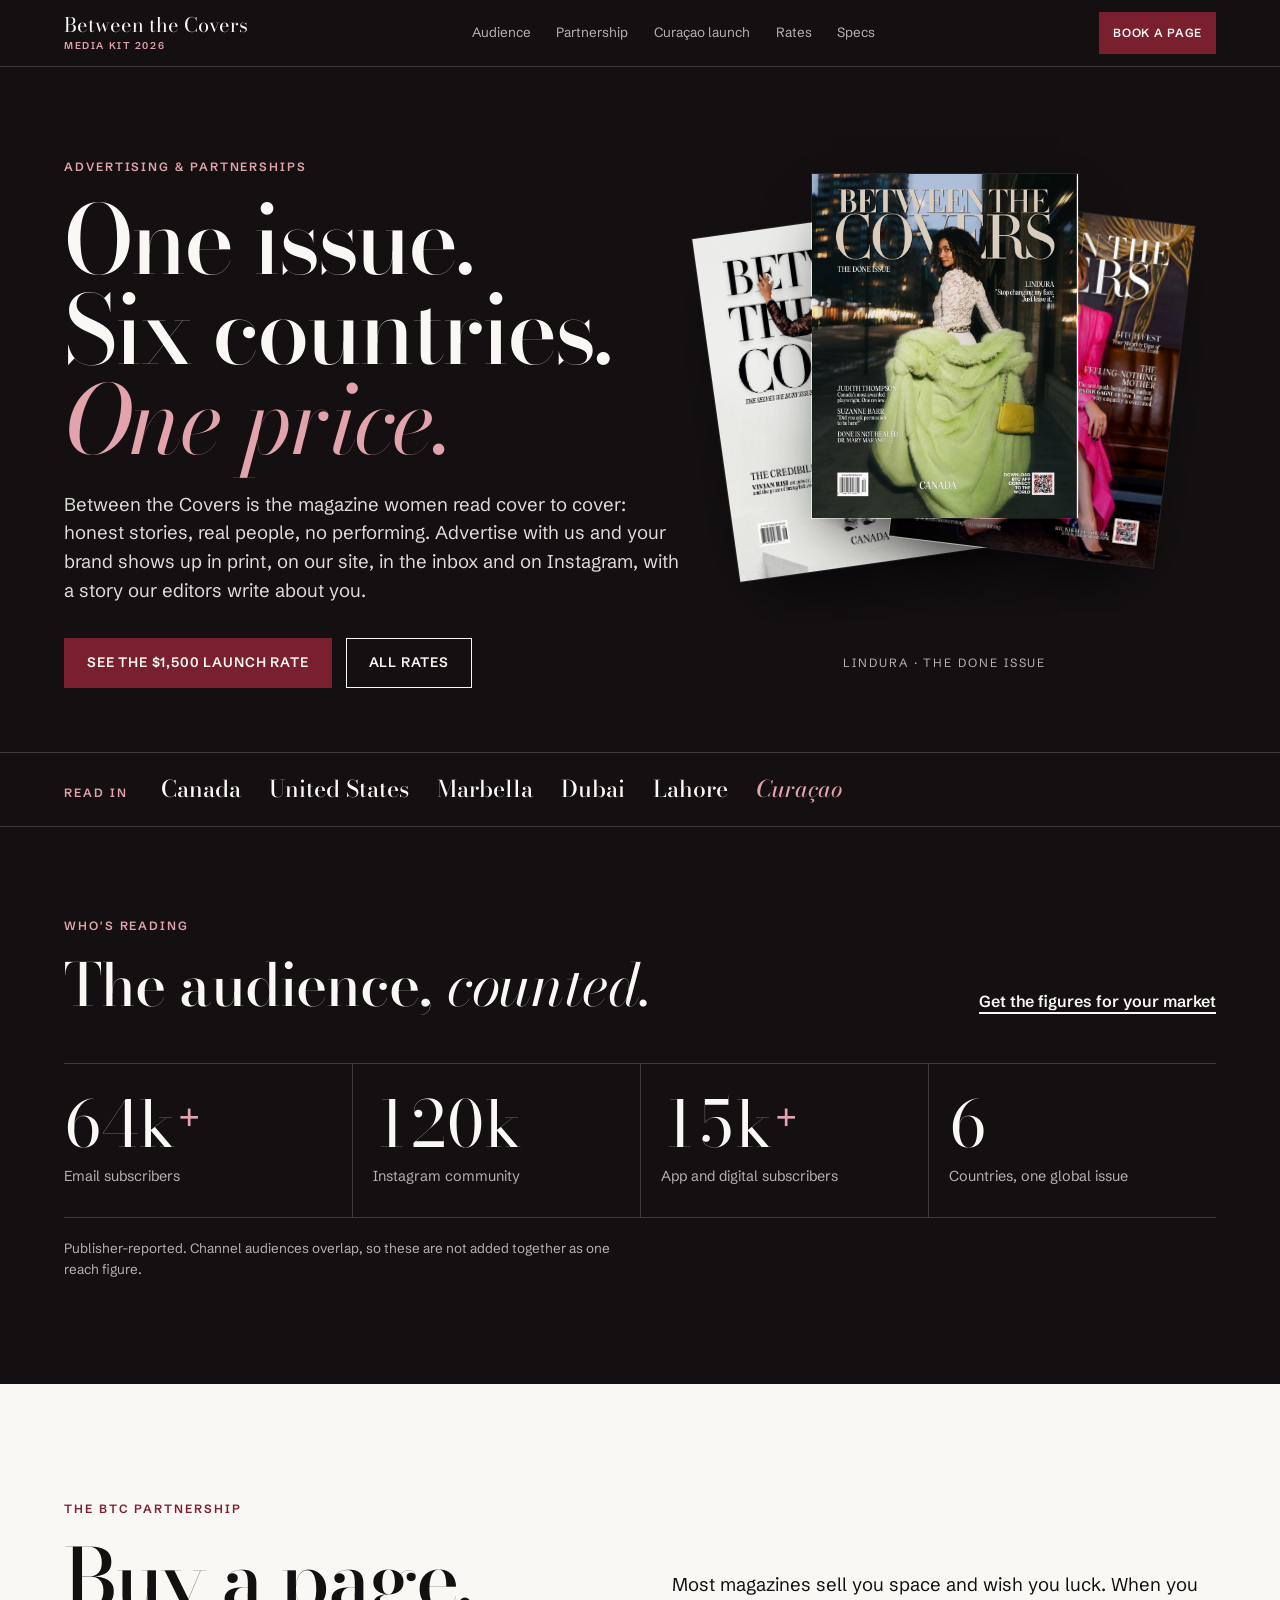
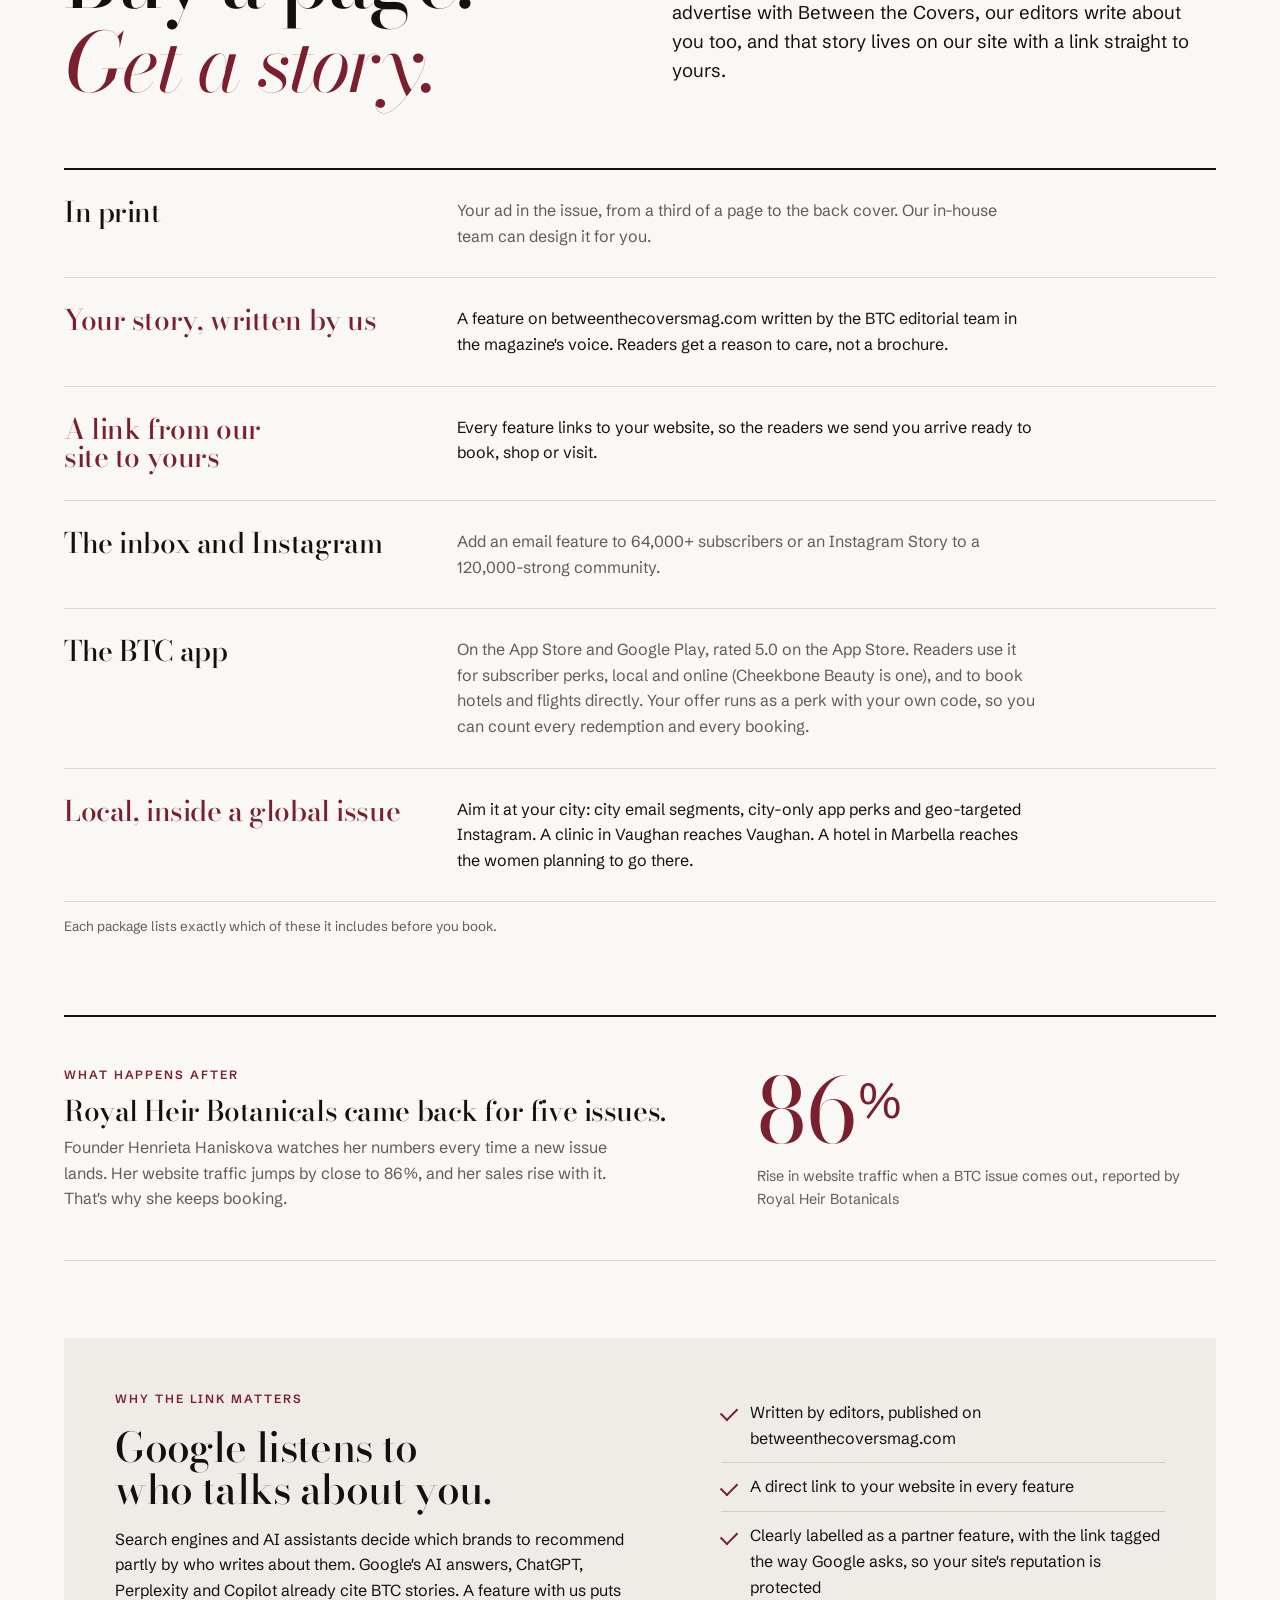
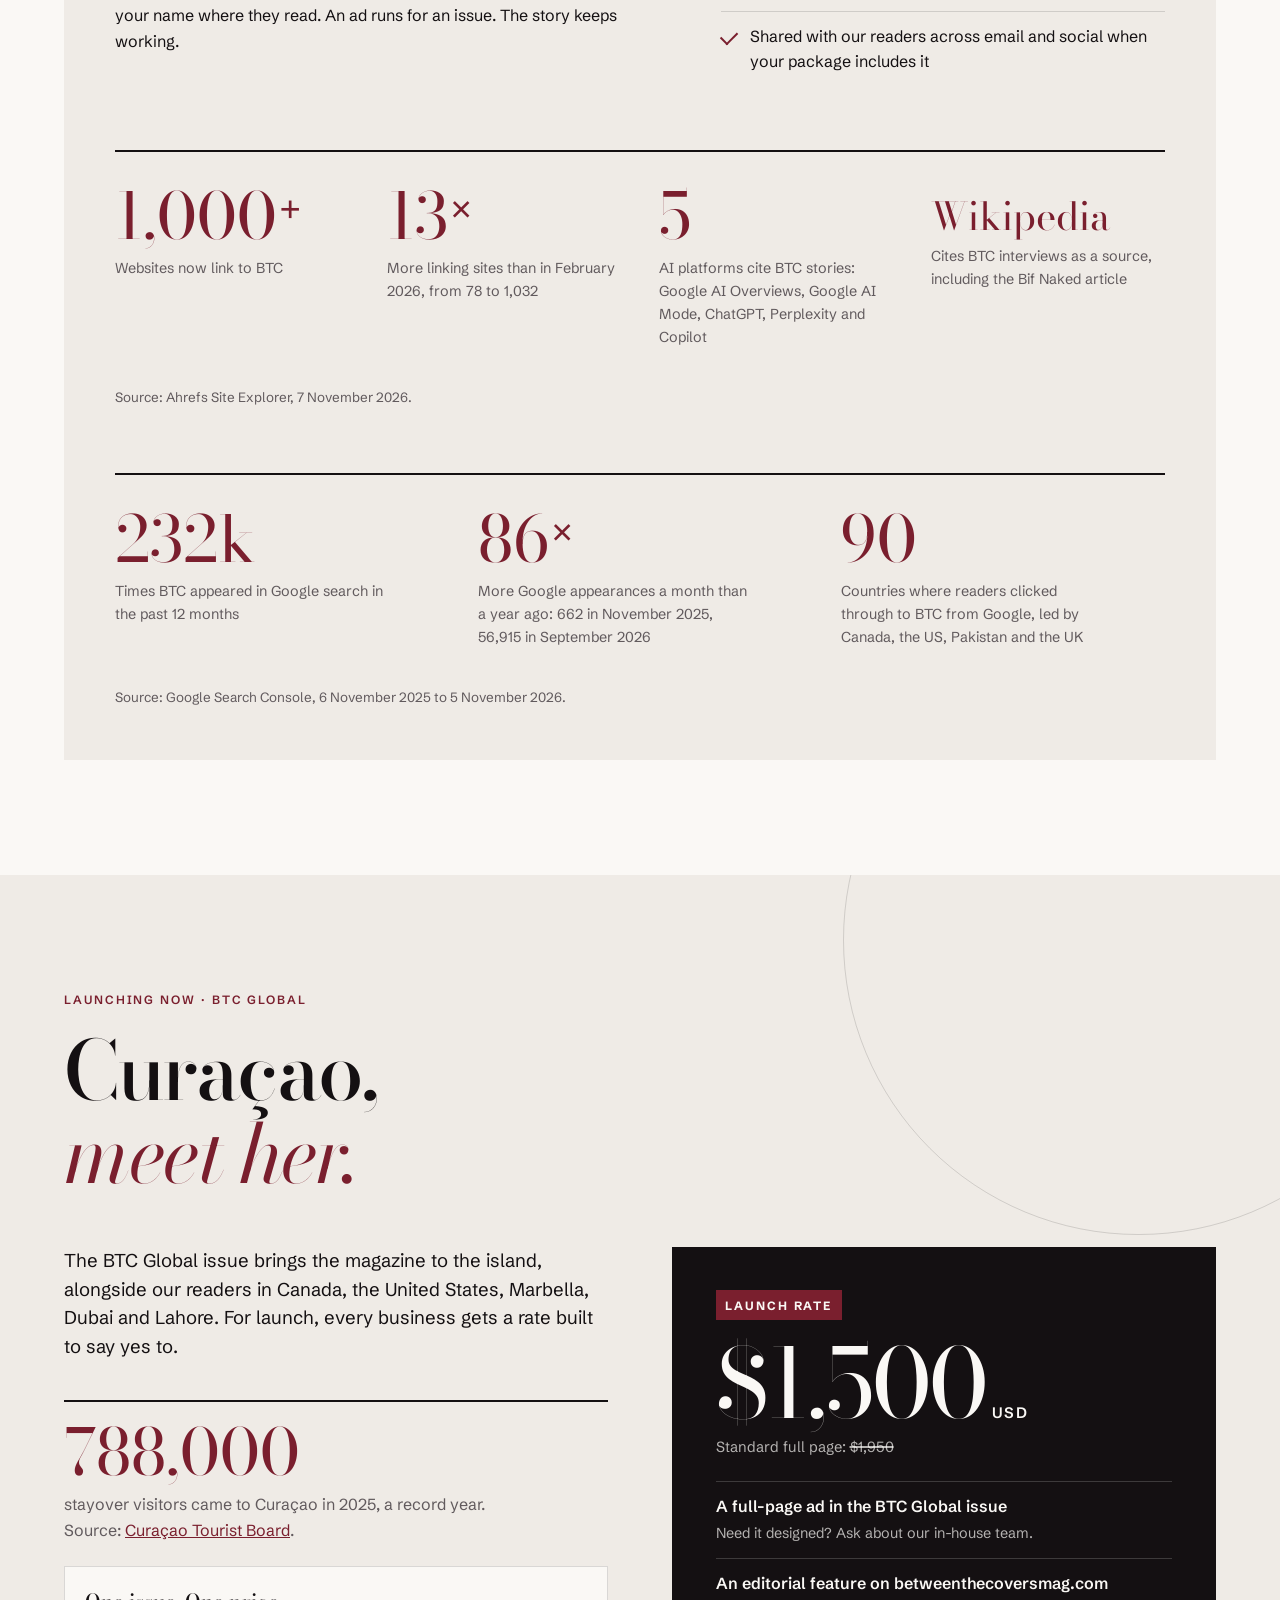
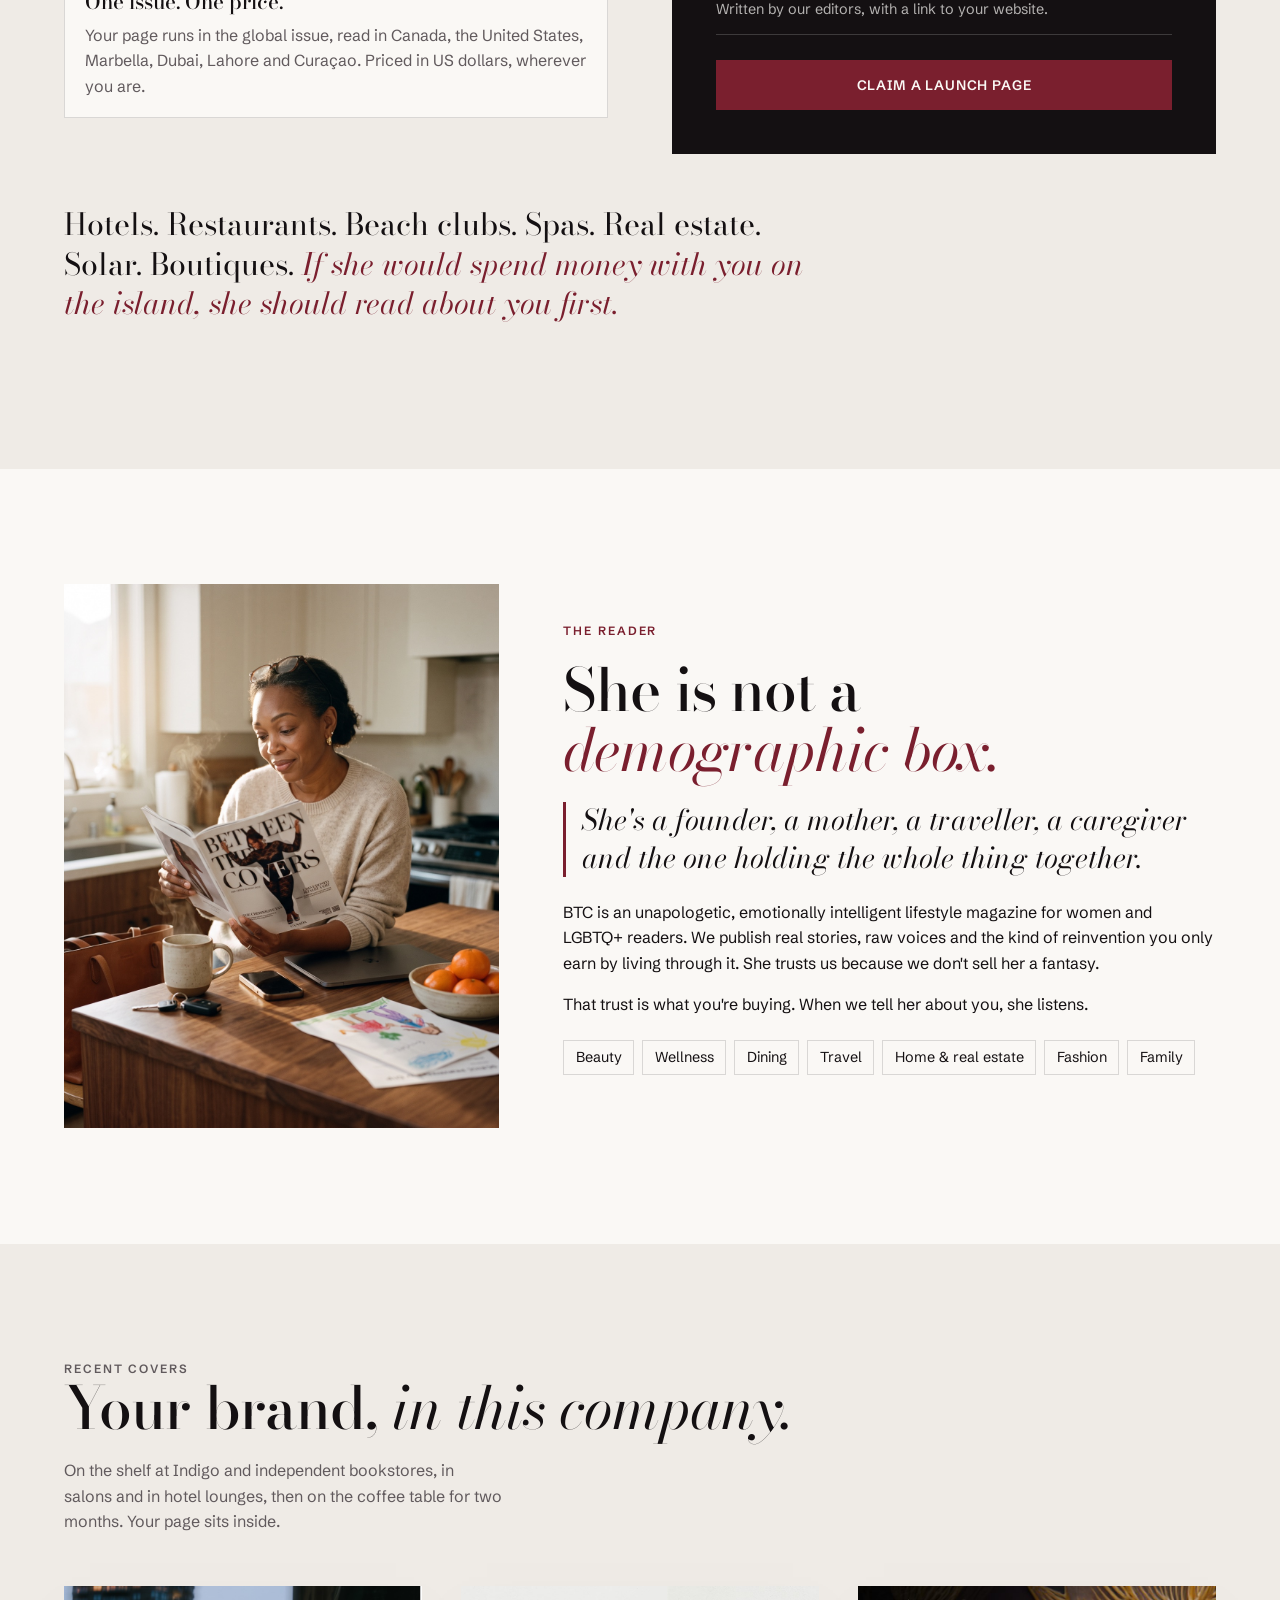
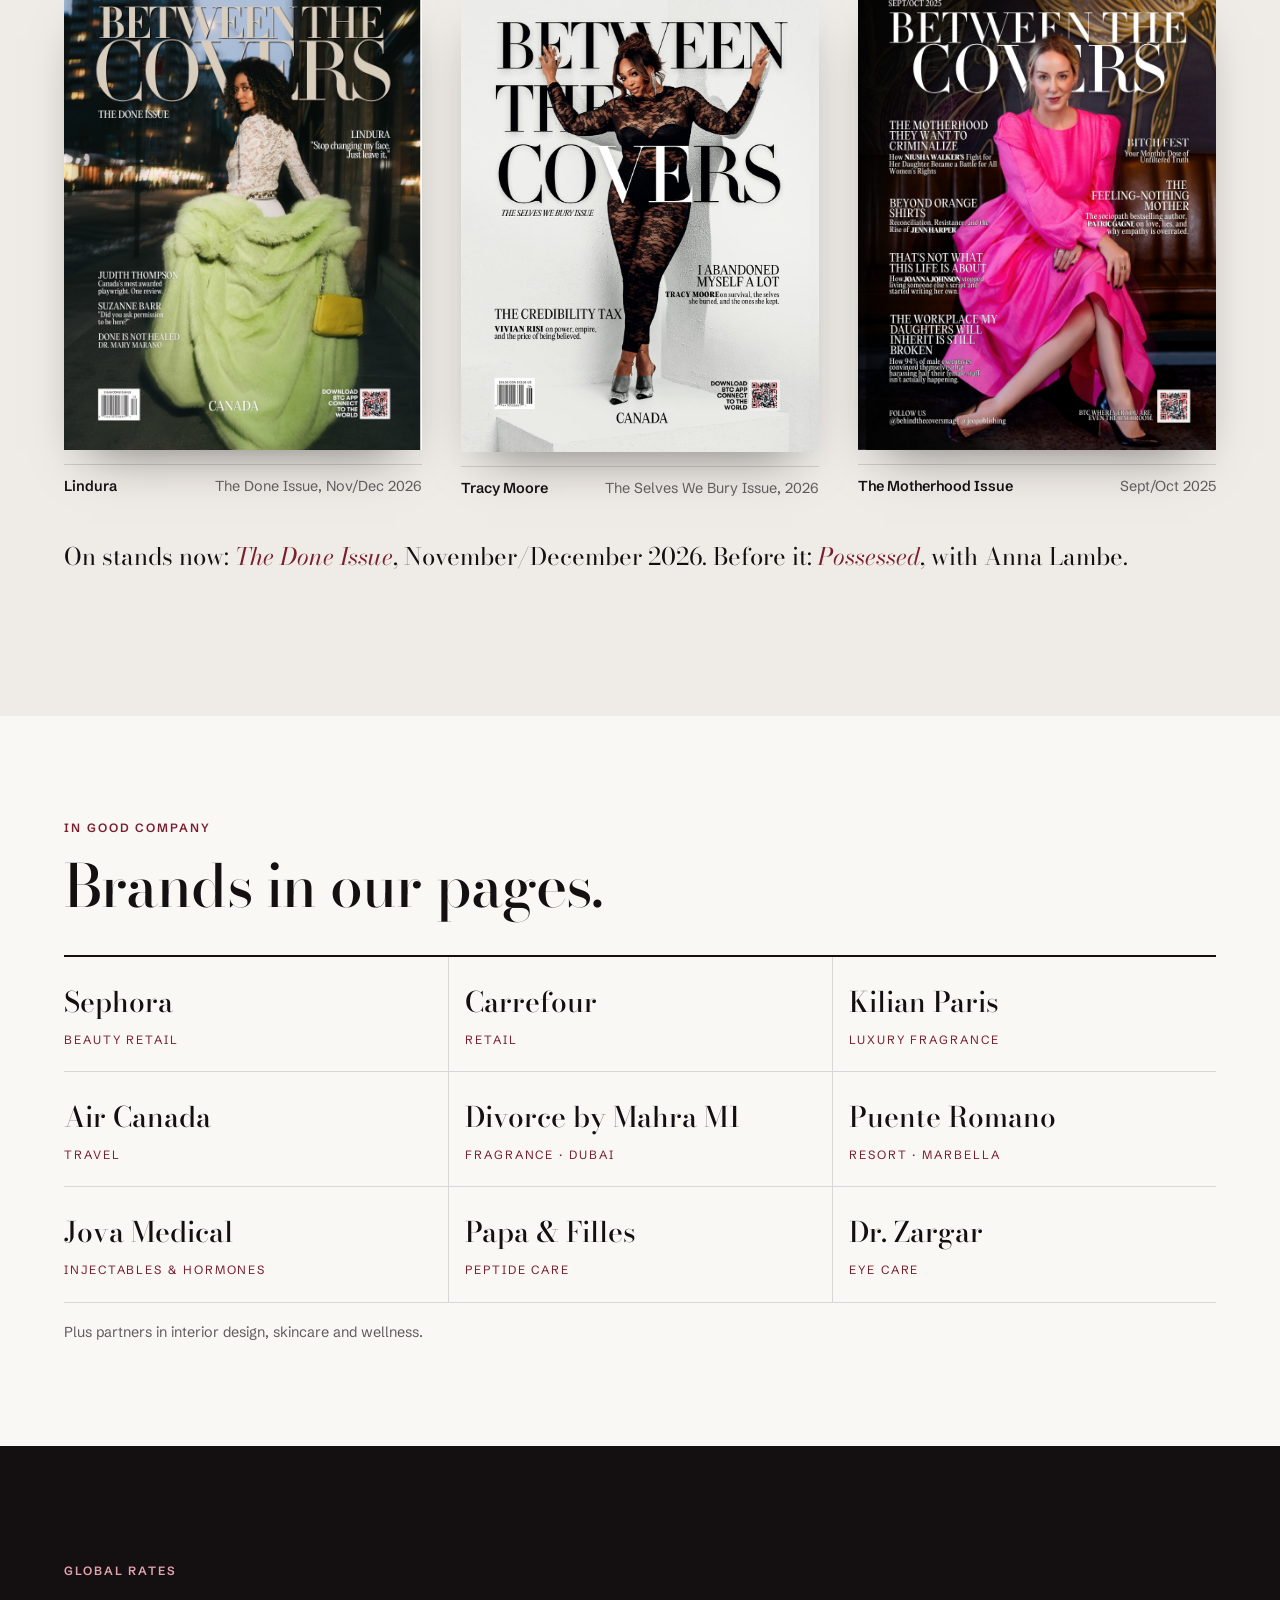
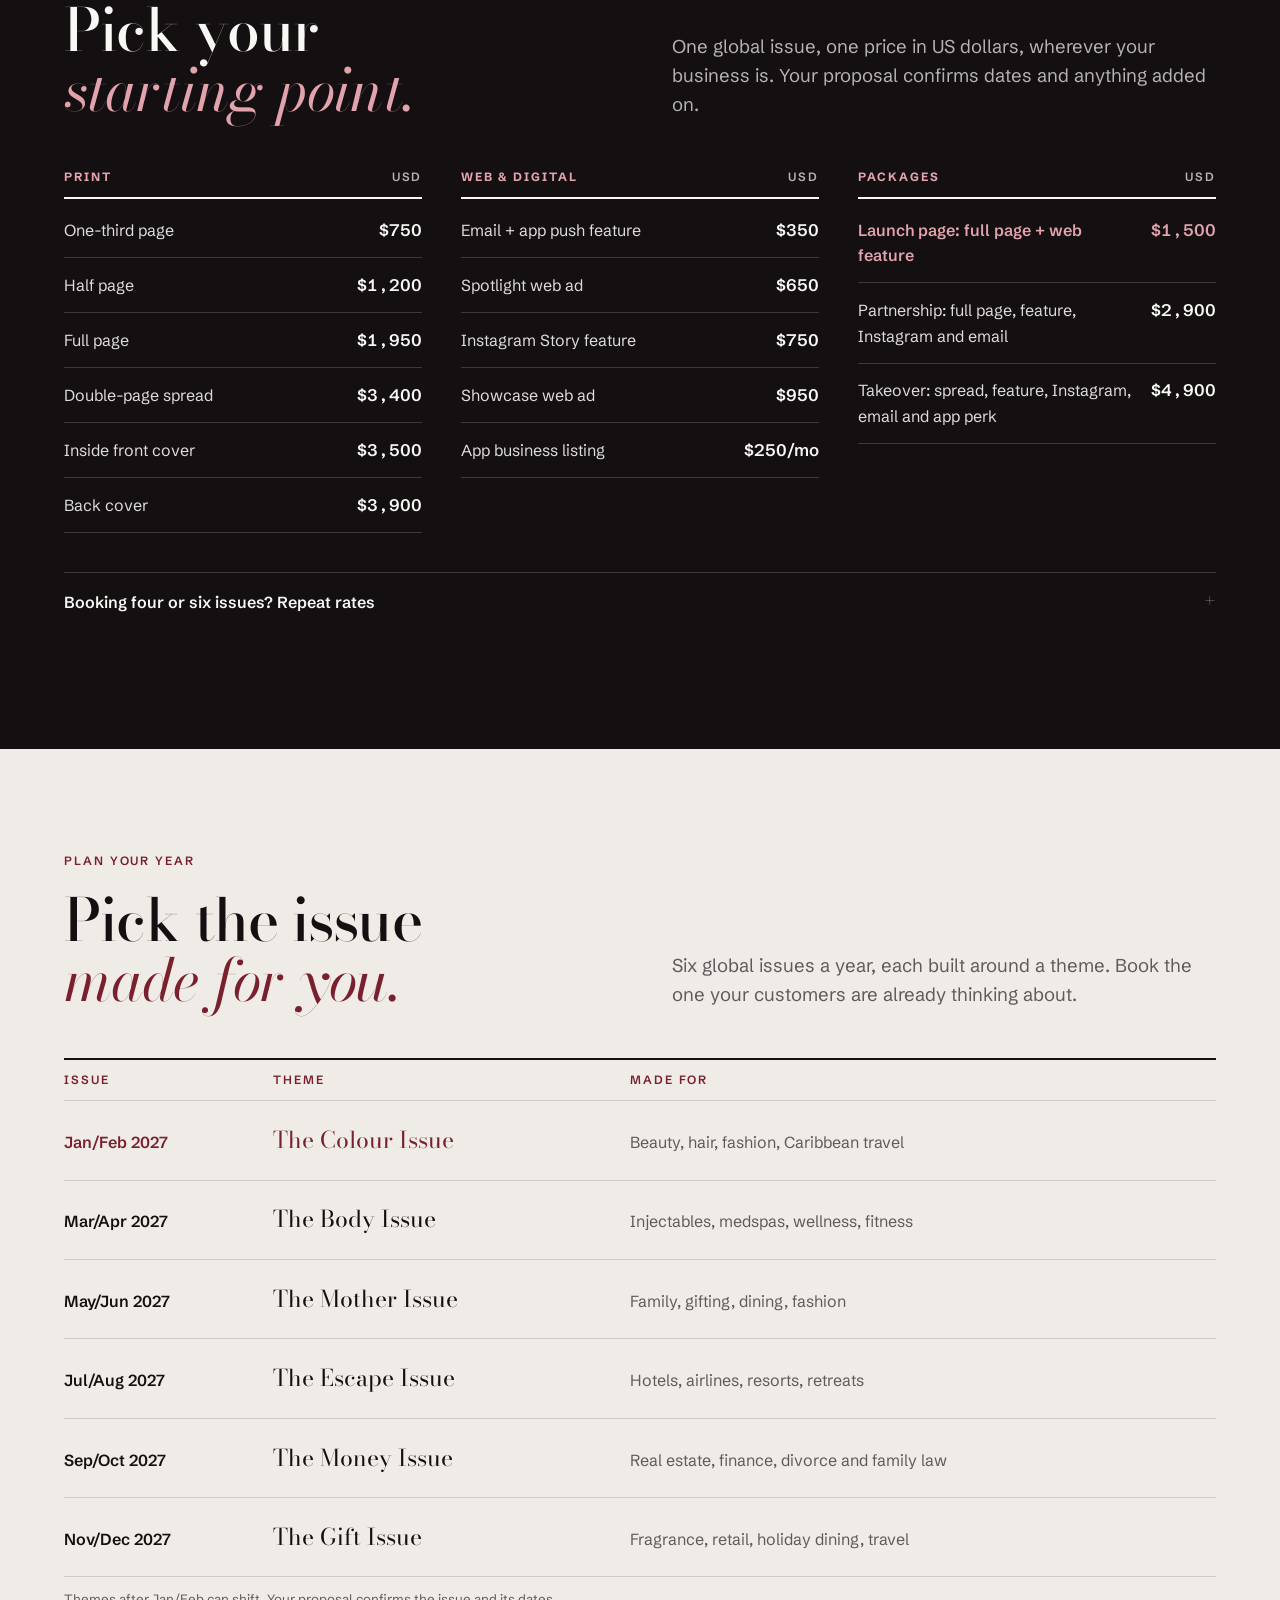
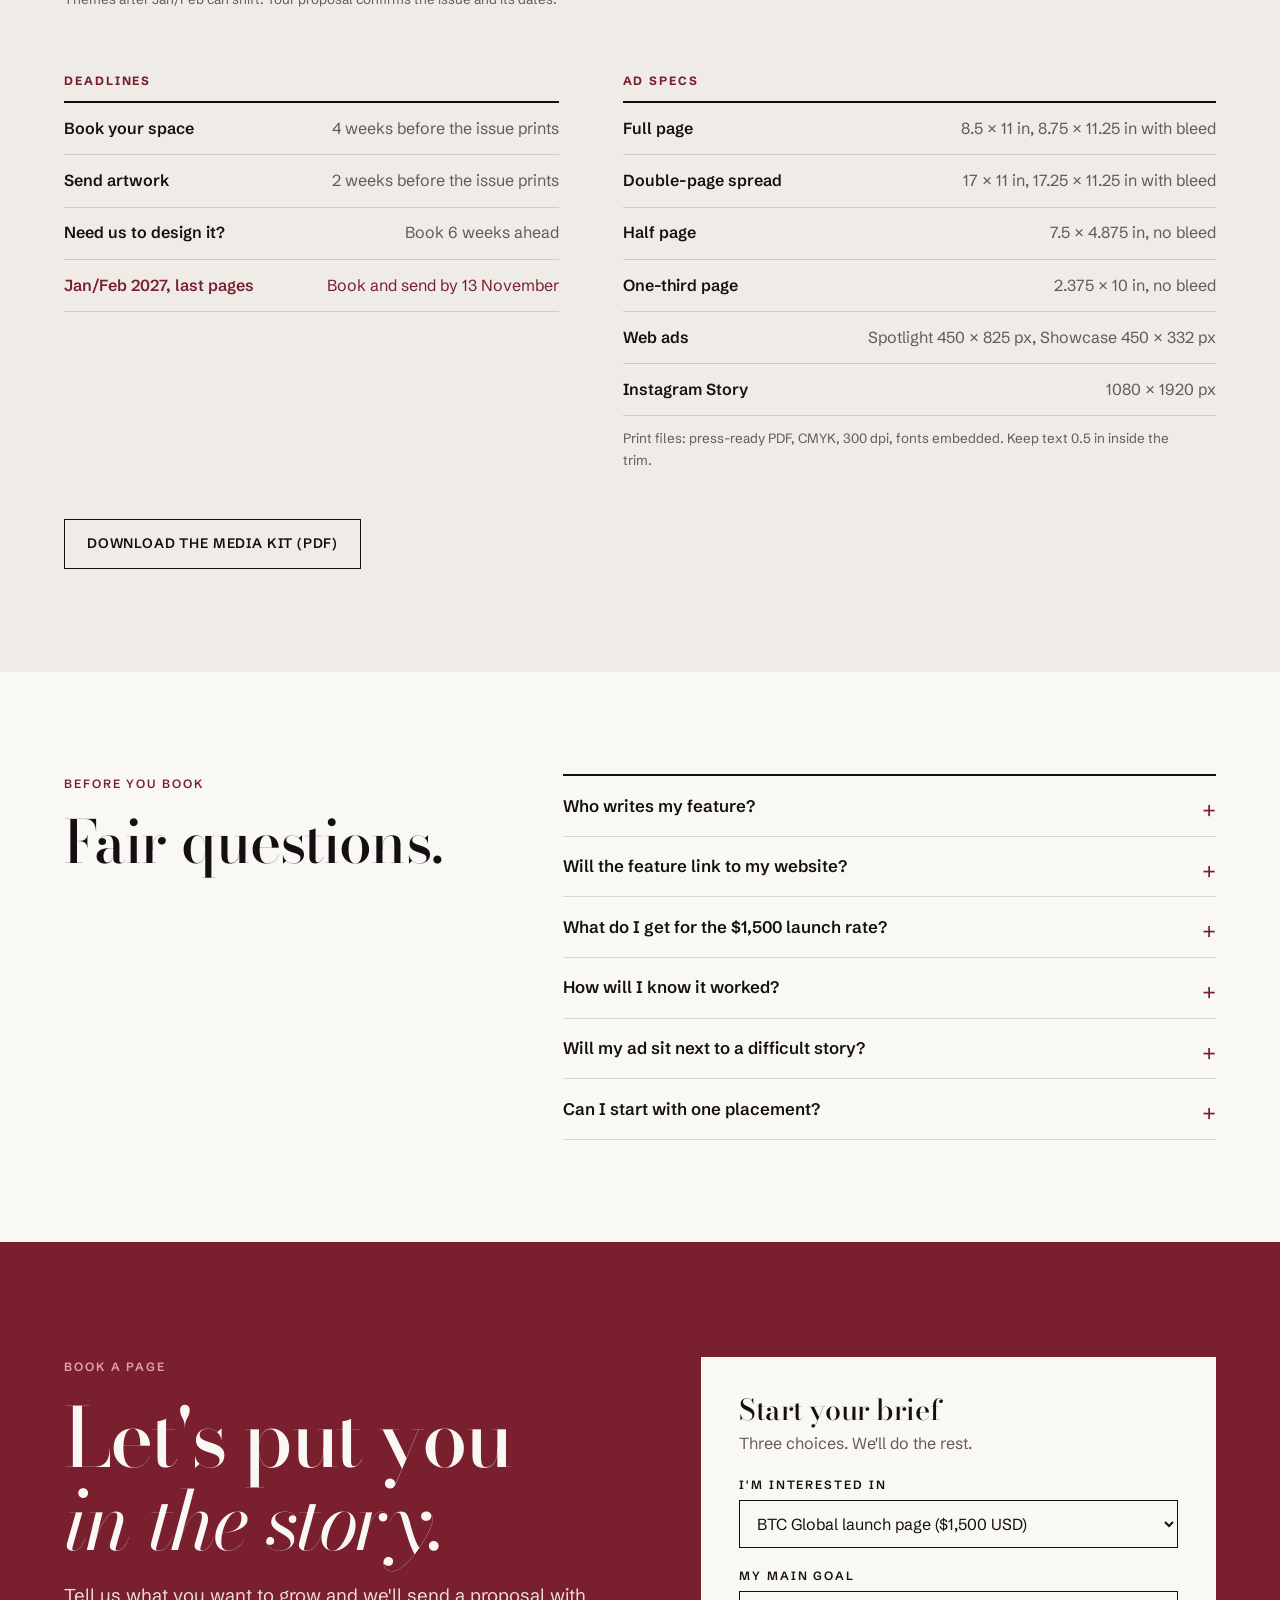
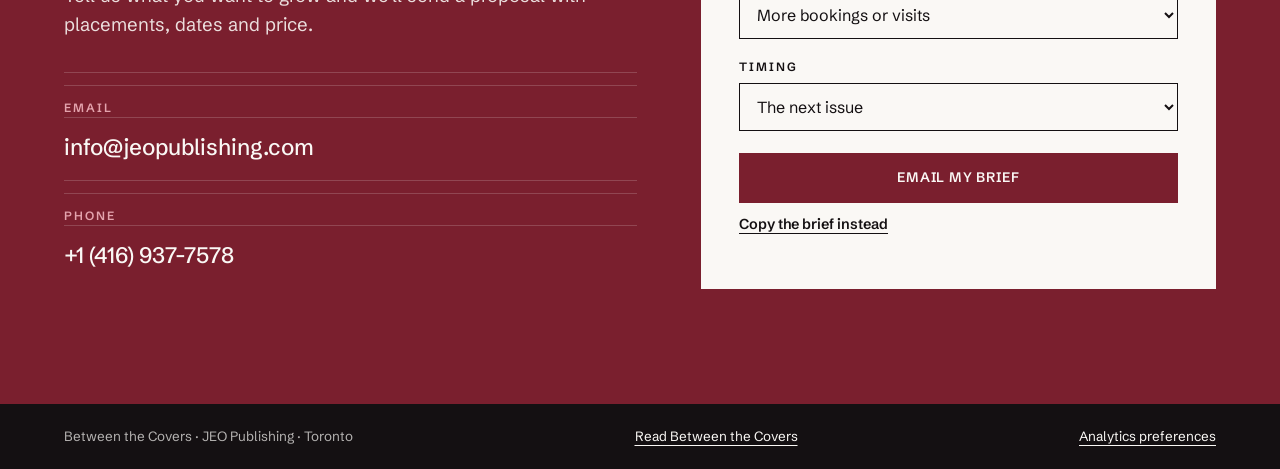
<file: index.html>
<!DOCTYPE html>
<!-- BTC 2026 media kit, November rebuild (Global launch + editorial partnership).
     Prices: global USD rate card and launch rate set by Joseph Tito, 7 Nov 2026 (one global issue, one price).
     Audience figures are publisher-reported. Curaçao arrivals: Curaçao Tourist Board, 2025 annual release.
     index.html is the GitHub Pages entry; keep "Between the Covers Media Kit.dc.html" identical. -->
<html lang="en">
<head>
<meta charset="UTF-8">
<meta http-equiv="Content-Security-Policy" content="connect-src 'self' https://www.google-analytics.com https://*.google-analytics.com https://analytics.google.com https://www.googletagmanager.com; img-src 'self' data: https://www.google-analytics.com https://*.google-analytics.com https://analytics.google.com; object-src 'none'; base-uri 'self'">
<meta name="viewport" content="width=device-width, initial-scale=1, viewport-fit=cover">
<title>Between the Covers Media Kit</title>
<meta name="claude:viewport-fit-sides" content="cover">
<meta name="description" content="Advertise in Between the Covers: print, web, email and Instagram in one global issue read in six countries, an editorial feature with every partnership, and a $1,500 USD launch rate for the BTC Global issue.">
<link rel="canonical" href="https://mediakit.betweenthecoversmag.com/">
<meta property="og:title" content="Buy a page. Get a story. | Between the Covers Media Kit 2026">
<meta property="og:description" content="One issue, six countries, one price. Every BTC partnership comes with an editorial feature and a link from betweenthecoversmag.com.">
<meta property="og:type" content="website">
<meta property="og:url" content="https://mediakit.betweenthecoversmag.com/">
<meta property="og:image" content="https://mediakit.betweenthecoversmag.com/assets/covers/tracy-moore-2026.jpg">
<link rel="preconnect" href="https://fonts.googleapis.com">
<link rel="preconnect" href="https://fonts.gstatic.com" crossorigin>
<link href="https://fonts.googleapis.com/css2?family=Bodoni+Moda:ital,opsz,wght@0,6..96,400;0,6..96,500;0,6..96,700;1,6..96,400;1,6..96,500&family=Schibsted+Grotesk:wght@400;500;600;700&display=swap" rel="stylesheet">
<style>
/* Layout: a magazine read front to back. Dark cover, paper interior, warm stone bands, oxblood (rose on dark) as the only accent. Bodoni for headlines and big numbers only; everything under ~24px sets in Schibsted Grotesk. */
:root{
  --ease-out:cubic-bezier(0.23,1,0.32,1);
  /* colour: two neutrals, one accent (oxblood on light, rose on dark) */
  --ink:#141012;
  --paper:#faf8f5;
  --paper-2:#efebe6;
  --oxblood:#7a1f2e;
  --rose:#e3a3ad;
  --mute:#615a5d;
  --text-on-dark:rgba(250,248,245,.88);
  --mute-on-dark:rgba(250,248,245,.7);
  --line:rgba(20,16,18,.14);
  --line-dark:rgba(250,248,245,.18);
  /* type scale */
  --fs-hero:clamp(3rem,7.4vw,6.6rem);
  --fs-h2-xl:clamp(2.8rem,6.4vw,5.6rem);
  --fs-h2:clamp(2.3rem,4.6vw,3.9rem);
  --fs-h3:clamp(1.35rem,2.2vw,1.8rem);
  --fs-stat:clamp(2.6rem,5vw,4.2rem);
  --fs-lead:clamp(1.08rem,1.45vw,1.28rem);
  --fs-small:.9rem;
  --fs-label:.75rem;
  --track-label:.16em;
  --display:"Bodoni Moda",Didot,"Bodoni 72",Georgia,serif;
  --text:"Schibsted Grotesk","Helvetica Neue",Arial,sans-serif;
  --gut-l:max(16px,env(safe-area-inset-left,0px),5vw);
  --gut-r:max(16px,env(safe-area-inset-right,0px),5vw);
  --max:1180px;
  color-scheme:light;
}
*{box-sizing:border-box}
html{scroll-behavior:smooth;scroll-padding-top:84px}
@media (prefers-reduced-motion:reduce){html{scroll-behavior:auto}*,*::before,*::after{animation:none!important}.btn:active,.covers figure:hover img{transform:none!important}}
body{margin:0;background:var(--paper);color:var(--ink);font-family:var(--text);font-size:clamp(16px,1.05vw,17.5px);line-height:1.6;-webkit-font-smoothing:antialiased;overflow-x:hidden}
img{max-width:100%;display:block;height:auto}
a{color:inherit}
h1,h2,h3{font-family:var(--display);font-weight:500;line-height:1.02;letter-spacing:-.015em;margin:0;text-wrap:balance}
h2 em,h1 em{font-style:italic;font-weight:400}
p{margin:0 0 1em}
[hidden]{display:none!important}
:focus-visible{outline:3px solid var(--oxblood);outline-offset:4px}
.wrap{max-width:calc(var(--max) + 10vw);margin:0 auto;padding-left:var(--gut-l);padding-right:var(--gut-r)}
.kicker{font-family:var(--text);font-size:var(--fs-label);font-weight:600;letter-spacing:var(--track-label);text-transform:uppercase;margin:0 0 1.2rem;color:var(--oxblood)}
.on-dark .kicker,.kicker.light{color:var(--rose)}
.lead{font-size:var(--fs-lead);line-height:1.55;max-width:56ch}
.fine{font-size:.84rem;color:var(--mute);max-width:70ch}
.on-dark .fine{color:var(--mute-on-dark)}
.skip-link{position:fixed;top:-100px;left:16px;padding:12px 16px;background:var(--paper);z-index:200}
.skip-link:focus{top:12px}

/* buttons */
.btn{display:inline-flex;align-items:center;justify-content:center;gap:.6em;min-height:50px;padding:.85em 1.6em;font:600 .86rem/1.3 var(--text);letter-spacing:.06em;text-transform:uppercase;text-decoration:none;border:1.5px solid currentColor;cursor:pointer;background:transparent;color:inherit;transition:background-color 180ms ease,color 180ms ease,border-color 180ms ease,transform 160ms var(--ease-out)}
.btn:active{transform:scale(0.97)}
.btn-fill{background:var(--oxblood);border-color:var(--oxblood);color:var(--paper)}
.btn-fill:hover{background:var(--ink);border-color:var(--ink)}
.on-dark .btn-fill:hover{background:var(--paper);border-color:var(--paper);color:var(--ink)}
.btn-ghost:hover{background:var(--ink);color:var(--paper);border-color:var(--ink)}
.on-dark .btn-ghost:hover{background:var(--paper);color:var(--ink);border-color:var(--paper)}
.link{font-weight:600;text-decoration:underline;text-underline-offset:5px;text-decoration-thickness:1.5px}

/* nav */
body::before{content:"";position:fixed;inset:0 0 auto;height:env(safe-area-inset-top,0px);z-index:101;background:var(--ink)}
.nav{position:sticky;top:env(safe-area-inset-top,0px);z-index:100;background:var(--ink);color:var(--paper);border-bottom:1px solid var(--line-dark)}
.nav .wrap{display:flex;align-items:center;justify-content:space-between;gap:20px;padding-block:12px}
.brand{text-decoration:none;font-family:var(--display);font-size:1.25rem;line-height:1;white-space:nowrap}
.brand small{display:block;font-family:var(--text);font-size:.62rem;font-weight:600;letter-spacing:var(--track-label);text-transform:uppercase;color:var(--rose);margin-top:6px}
.nav-links{display:flex;gap:clamp(14px,2vw,28px);font-size:.84rem}
.nav-links a{text-decoration:none;color:var(--mute-on-dark)}
.nav-links a:hover{color:var(--paper)}
.nav .btn{min-height:42px;padding:.6em 1.1em;font-size:.74rem}

/* hero */
.hero{background:var(--ink);color:var(--paper);overflow:hidden;position:relative}
.hero .wrap{display:grid;grid-template-columns:minmax(0,1.15fr) minmax(0,.85fr);gap:clamp(28px,5vw,72px);align-items:center;padding-block:clamp(48px,7vw,96px) clamp(40px,5vw,72px)}
.hero h1{font-size:var(--fs-hero);line-height:.95;letter-spacing:-.03em}
.hero h1 em{color:var(--rose)}
.hero .lead{color:var(--text-on-dark);margin-top:1.6rem}
.hero-actions{display:flex;flex-wrap:wrap;gap:14px;margin-top:2rem}
.fan{position:relative;aspect-ratio:1/1.08;max-width:520px;width:100%;justify-self:end}
.fan img{position:absolute;width:58%;box-shadow:0 30px 60px -20px rgba(0,0,0,.7);border:1px solid rgba(255,255,255,.08)}
.fan .c1{left:0;top:9%;transform:rotate(-8deg)}
.fan .c2{right:0;top:7%;transform:rotate(7deg)}
.fan .c3{left:21%;top:0;z-index:2}
@media (prefers-reduced-motion:no-preference){
  .fan .c1{animation:fan-c1 700ms var(--ease-out) 160ms both}
  .fan .c2{animation:fan-c2 700ms var(--ease-out) 220ms both}
  .fan .c3{animation:fan-in 500ms var(--ease-out) both}
}
@keyframes fan-c1{from{transform:translate(36%,-13%) rotate(0deg)}to{transform:translate(0,0) rotate(-8deg)}}
@keyframes fan-c2{from{transform:translate(-36%,-10%) rotate(0deg)}to{transform:translate(0,0) rotate(7deg)}}
@keyframes fan-in{from{opacity:0;transform:translateY(10px)}to{opacity:1;transform:translateY(0)}}
.fan figcaption{position:absolute;left:0;right:0;bottom:0;text-align:center;font-size:var(--fs-label);letter-spacing:var(--track-label);text-transform:uppercase;color:var(--mute-on-dark)}
.editions{border-top:1px solid var(--line-dark)}
.editions .wrap{padding-block:18px;display:flex;flex-wrap:wrap;gap:8px 28px;align-items:baseline;font-family:var(--display);font-size:clamp(1.05rem,1.8vw,1.45rem)}
.editions span.lbl{font-family:var(--text);font-size:var(--fs-label);font-weight:600;letter-spacing:var(--track-label);text-transform:uppercase;color:var(--rose);margin-right:6px}
.editions b{font-weight:500}
.editions .new{font-style:italic;color:var(--rose)}

/* numbers */
.numbers{background:var(--ink);color:var(--paper);border-top:1px solid var(--line-dark)}
.numbers .wrap{padding-block:clamp(56px,7vw,96px)}
.num-head{display:flex;flex-wrap:wrap;justify-content:space-between;align-items:end;gap:20px;margin-bottom:clamp(28px,4vw,48px)}
.num-head h2{font-size:var(--fs-h2)}
.num-grid{display:grid;grid-template-columns:repeat(4,minmax(0,1fr));border-top:1px solid var(--line-dark)}
.num-grid>div{padding:28px 20px 28px 0;border-bottom:1px solid var(--line-dark)}
.num-grid>div+div{padding-left:20px;border-left:1px solid var(--line-dark)}
.num-grid .n{font-family:var(--display);font-size:var(--fs-stat);line-height:1;font-variant-numeric:lining-nums tabular-nums}
.num-grid .l{font-size:var(--fs-small);color:var(--mute-on-dark);margin-top:.6rem;max-width:20ch}
.numbers .fine{margin-top:20px}
.n .sfx{font-family:var(--text);font-weight:400;font-size:.55em;vertical-align:.5em;margin-left:.06em;color:var(--rose)}
.proof .n .sfx{color:var(--oxblood)}

/* partnership */
.partner{padding-block:clamp(72px,9vw,128px)}
.partner-top{display:grid;grid-template-columns:minmax(0,1fr) minmax(0,1fr);gap:clamp(28px,5vw,80px);align-items:end}
.partner h2{font-size:var(--fs-h2-xl);letter-spacing:-.03em}
.partner h2 em{color:var(--oxblood)}
.stack{margin-top:clamp(40px,5vw,64px);border-top:2px solid var(--ink)}
.stack-row{display:grid;grid-template-columns:minmax(0,.9fr) minmax(0,2fr);gap:clamp(16px,4vw,56px);padding:clamp(18px,2.4vw,28px) 0;border-bottom:1px solid var(--line)}
.stack-row h3{font-size:var(--fs-h3)}
.stack-row p{margin:0;color:var(--mute);max-width:58ch}
.stack-row.hl h3{color:var(--oxblood)}
.stack-row.hl p{color:var(--ink)}
.authority{margin-top:clamp(48px,6vw,80px);display:grid;grid-template-columns:minmax(0,1.1fr) minmax(0,.9fr);gap:clamp(28px,5vw,72px);background:var(--paper-2);padding:clamp(28px,4vw,56px)}
.authority h3{font-size:clamp(1.8rem,3.2vw,2.6rem);margin-bottom:1rem}
.authority .dr{display:flex;align-items:baseline;gap:14px;border-bottom:1px solid var(--line);padding-bottom:16px;margin-bottom:16px}
.authority .dr .n{font-family:var(--display);font-size:var(--fs-stat);line-height:1;color:var(--oxblood)}
.authority .dr .l{font-size:.86rem;color:var(--mute);max-width:22ch}
.proof{grid-column:1/-1;display:grid;grid-template-columns:repeat(4,minmax(0,1fr));gap:clamp(20px,3vw,40px);border-top:2px solid var(--ink);padding-top:clamp(20px,2.6vw,32px)}
.proof .n{font-family:var(--display);font-size:var(--fs-stat);line-height:1;color:var(--oxblood);font-variant-numeric:lining-nums}
.proof .n.word{font-size:clamp(1.7rem,3vw,2.5rem);padding-top:.35em}
.proof p{margin:.55rem 0 0;font-size:var(--fs-small);color:var(--mute);max-width:30ch}
.proof-3{grid-template-columns:repeat(3,minmax(0,1fr))}
.proof .proof-src{grid-column:1/-1;margin:0;max-width:none;font-size:.84rem;color:var(--mute)}
.checks{list-style:none;margin:0;padding:0}
.checks li{padding:.7em 0 .7em 1.8em;border-bottom:1px solid var(--line);position:relative}
.checks li::before{content:"";position:absolute;left:0;top:1.15em;width:.9em;height:.5em;border-left:2px solid var(--oxblood);border-bottom:2px solid var(--oxblood);transform:rotate(-45deg)}
.checks li:last-child{border-bottom:0}

/* global / curacao */
.global{background:var(--paper-2);color:var(--ink);position:relative;overflow:hidden}
.global::after{content:"";position:absolute;right:-12vw;top:-18vw;width:46vw;height:46vw;border-radius:50%;border:1px solid var(--line);pointer-events:none}
.global .wrap{position:relative;z-index:1;padding-block:clamp(72px,9vw,128px)}
.global h2{font-size:var(--fs-h2-xl);letter-spacing:-.03em}
.global h2 em{color:var(--oxblood)}
.global-grid{display:grid;grid-template-columns:minmax(0,1fr) minmax(0,1fr);gap:clamp(32px,5vw,80px);margin-top:clamp(32px,4vw,56px);align-items:start}
.offer{background:var(--ink);color:var(--paper);padding:clamp(26px,3.4vw,44px);position:relative}
.offer .tag{display:inline-block;background:var(--oxblood);color:var(--paper);font-size:var(--fs-label);font-weight:700;letter-spacing:var(--track-label);text-transform:uppercase;padding:.45em .8em;margin-bottom:1.2rem}
.offer .price{font-family:var(--display);font-size:clamp(3.6rem,8vw,6rem);line-height:.9;letter-spacing:-.02em;font-variant-numeric:lining-nums}
.offer .price small{font-family:var(--text);font-size:.95rem;font-weight:600;letter-spacing:.08em;margin-left:.4em}
.offer .was{color:var(--mute-on-dark);margin:.6rem 0 1.4rem;font-size:.92rem}
.offer .was s{text-decoration-thickness:1.5px}
.offer ul{list-style:none;padding:0;margin:0 0 1.6rem;border-top:1px solid var(--line-dark)}
.offer li{padding:.75em 0;border-bottom:1px solid var(--line-dark)}
.offer li strong{display:block;font-weight:600}
.offer li span{color:var(--mute-on-dark);font-size:var(--fs-small)}
.offer .btn{width:100%}
.island-facts{margin-top:clamp(28px,3vw,40px);display:grid;gap:22px}
.island-stat{border-top:2px solid var(--ink);padding-top:18px}
.island-stat .n{font-family:var(--display);font-size:var(--fs-stat);line-height:1;color:var(--oxblood);font-variant-numeric:lining-nums}
.island-stat p{margin:.5rem 0 0;color:var(--mute);max-width:46ch}
.island-stat a{color:var(--oxblood)}
.bonus{border:1px solid var(--line);background:var(--paper);padding:18px 20px}
.bonus strong{display:block;font-family:var(--display);font-weight:500;font-size:1.3rem;margin-bottom:.3rem}
.bonus p{margin:0;color:var(--mute)}
.for-who{margin-top:clamp(36px,4vw,56px);font-family:var(--display);font-size:clamp(1.25rem,2.4vw,1.9rem);line-height:1.3;max-width:40ch;color:var(--ink)}
.for-who em{color:var(--oxblood)}

/* reader */
.reader{padding-block:clamp(72px,9vw,128px)}
.reader .wrap{display:grid;grid-template-columns:minmax(0,.8fr) minmax(0,1.2fr);gap:clamp(28px,5vw,80px);align-items:center}
.reader-photo{position:relative}
.reader-photo img{width:100%;aspect-ratio:4/5;object-fit:cover}
.reader h2{font-size:var(--fs-h2);margin-bottom:1.2rem}
.reader h2 em{color:var(--oxblood)}
.pull{font-family:var(--display);font-style:italic;font-size:clamp(1.3rem,2.3vw,1.8rem);line-height:1.3;border-left:3px solid var(--oxblood);padding-left:1rem;margin:1.4rem 0}
.cats{display:flex;flex-wrap:wrap;gap:8px;margin-top:1.4rem;padding:0;list-style:none}
.cats li{border:1px solid var(--line);padding:.35em .8em;font-size:var(--fs-small)}

/* covers */
.covers-sec{background:var(--paper-2);padding-block:clamp(72px,9vw,120px)}
.covers-head{display:flex;flex-wrap:wrap;justify-content:space-between;align-items:end;gap:20px;margin-bottom:clamp(32px,4vw,52px)}
.covers-head h2{font-size:var(--fs-h2)}
.covers-head p{max-width:44ch;margin:0;color:var(--mute)}
.covers{display:grid;grid-template-columns:repeat(3,minmax(0,1fr));gap:clamp(18px,3vw,40px)}
.covers figure{margin:0}
.covers img{width:100%;box-shadow:0 26px 50px -26px rgba(20,16,18,.55);transition:transform 220ms var(--ease-out)}
@media (hover:hover) and (pointer:fine){.covers figure:hover img{transform:translateY(-6px)}}
.covers figcaption{margin-top:14px;display:flex;justify-content:space-between;gap:10px;font-size:var(--fs-small);border-top:1px solid var(--line);padding-top:10px}
.covers figcaption b{font-weight:600}
.covers figcaption span{color:var(--mute);text-align:right}
.now-line{margin-top:clamp(28px,3vw,40px);font-family:var(--display);font-size:clamp(1.15rem,2vw,1.5rem)}
.now-line em{color:var(--oxblood)}

/* roster */
.roster-sec{padding-block:clamp(64px,8vw,104px)}
.roster-sec h2{font-size:var(--fs-h2);margin-bottom:clamp(24px,3vw,40px)}
.roster{display:grid;grid-template-columns:repeat(3,minmax(0,1fr));border-top:2px solid var(--ink)}
.roster div{padding:22px 16px 22px 0;border-bottom:1px solid var(--line);display:flex;flex-direction:column;gap:6px}
.roster div:nth-child(3n+2),.roster div:nth-child(3n){padding-left:16px;border-left:1px solid var(--line)}
.roster b{font-family:var(--display);font-weight:500;font-size:clamp(1.4rem,2.2vw,1.8rem)}
.roster span{font-size:var(--fs-label);letter-spacing:var(--track-label);text-transform:uppercase;color:var(--oxblood)}
.roster-more{margin:18px 0 0;color:var(--mute);font-size:var(--fs-small)}

/* rates */
.rates{background:var(--ink);color:var(--paper);padding-block:clamp(72px,9vw,128px)}
.rates-head{display:grid;grid-template-columns:minmax(0,1fr) minmax(0,1fr);gap:clamp(24px,5vw,72px);align-items:end;margin-bottom:clamp(32px,4vw,56px)}
.rates-head h2{font-size:var(--fs-h2)}
.rates-head h2 em{color:var(--rose)}
.rates-head .lead{color:var(--mute-on-dark);margin:0}
.rate-cols{display:grid;grid-template-columns:repeat(3,minmax(0,1fr));gap:clamp(20px,3vw,44px)}
.rate-col h3{font-family:var(--text);font-size:var(--fs-label);font-weight:700;letter-spacing:var(--track-label);text-transform:uppercase;color:var(--rose);display:flex;justify-content:space-between;padding-bottom:14px;border-bottom:2px solid var(--paper);margin-bottom:4px}
.rate-col h3 span{color:var(--mute-on-dark);font-weight:600}
.rate-col dl{margin:0}
.rate-col dl div{display:flex;justify-content:space-between;align-items:baseline;gap:16px;padding:.85em 0;border-bottom:1px solid var(--line-dark)}
.rate-col dt{color:var(--text-on-dark)}
.rate-col dd{margin:0;font-family:var(--text);font-weight:600;font-size:1.05rem;font-variant-numeric:lining-nums tabular-nums;white-space:nowrap}
.rate-col .hot dt{color:var(--rose);font-weight:600}
.rate-col .hot dd{color:var(--rose)}
details.more{margin-top:clamp(28px,3vw,40px);border-top:1px solid var(--line-dark)}
details.more summary{cursor:pointer;padding:1.1em 0;font-weight:600;list-style:none;display:flex;justify-content:space-between;gap:12px}
details.more summary::after{content:"+";font-family:var(--display);font-size:1.4rem;line-height:1}
details.more[open] summary::after{content:"\2212"}
details.more summary::-webkit-details-marker{display:none}
.table-scroll{overflow-x:auto}
.rates table{width:100%;min-width:520px;border-collapse:collapse;font-variant-numeric:lining-nums tabular-nums}
.rates th,.rates td{text-align:left;padding:.8em .6em;border-bottom:1px solid var(--line-dark)}
.rates thead th{font-size:var(--fs-label);letter-spacing:var(--track-label);text-transform:uppercase;color:var(--rose)}
.rates td{font-family:var(--text);font-size:1rem}
.rates .fine{margin:12px 0 0}

/* faq */
.faq{padding-block:clamp(64px,8vw,112px)}
.faq .wrap{display:grid;grid-template-columns:minmax(0,.8fr) minmax(0,1.2fr);gap:clamp(24px,5vw,72px)}
.faq h2{font-size:var(--fs-h2)}
.faq details{border-bottom:1px solid var(--line)}
.faq details:first-of-type{border-top:2px solid var(--ink)}
.faq summary{cursor:pointer;list-style:none;padding:1.1em 2em 1.1em 0;position:relative;font-family:var(--text);font-weight:600;font-size:1.05rem;line-height:1.35}
.faq summary::-webkit-details-marker{display:none}
.faq summary::after{content:"+";position:absolute;right:0;top:.85em;font-size:1.4rem;font-weight:400;color:var(--oxblood)}
.faq details[open] summary::after{content:"\2212"}
.faq details p{color:var(--mute);max-width:62ch}

/* contact */
.contact{background:var(--oxblood);color:var(--paper);padding-block:clamp(72px,9vw,128px)}
.contact .wrap{display:grid;grid-template-columns:minmax(0,1fr) minmax(0,.9fr);gap:clamp(32px,5vw,80px);align-items:start}
.contact h2{font-size:var(--fs-h2-xl);letter-spacing:-.03em}
.contact .lead{color:var(--text-on-dark);margin-top:1.2rem}
.direct{margin-top:2rem;display:grid;gap:14px}
.direct div{border-top:1px solid var(--line-dark);padding-top:12px}
.direct .k{font-size:var(--fs-label);font-weight:600;letter-spacing:var(--track-label);text-transform:uppercase;color:var(--rose)}
.direct .v{font-family:var(--text);font-weight:500;font-size:clamp(1.15rem,1.8vw,1.4rem);user-select:all;word-break:break-word}
.direct a{text-decoration:none}
.brief{background:var(--paper);color:var(--ink);padding:clamp(24px,3vw,40px)}
.brief h3{font-size:1.8rem;margin-bottom:.4rem}
.brief p{color:var(--mute)}
.brief label{display:block;font-size:var(--fs-label);font-weight:600;letter-spacing:var(--track-label);text-transform:uppercase;margin:1.1rem 0 .4rem}
.brief select{width:100%;min-height:48px;padding:.6em .8em;font:inherit;color:var(--ink);background:var(--paper);border:1.5px solid var(--ink);border-radius:0}
.brief .btn{width:100%;margin-top:1.4rem}
.brief .text-btn{background:none;border:0;padding:.8em 0;font:600 .9rem var(--text);text-decoration:underline;text-underline-offset:4px;cursor:pointer;color:var(--ink)}
.brief textarea{width:100%;font:.9rem/1.5 var(--text);padding:.8em;border:1px solid var(--line)}
.brief-status{font-size:var(--fs-small);color:var(--oxblood);margin:.4rem 0 0}
.foot{background:var(--ink);color:var(--mute-on-dark);font-size:.84rem}
.foot .wrap{display:flex;flex-wrap:wrap;justify-content:space-between;gap:12px;padding-block:22px}
.foot a,.foot button{color:var(--paper);background:none;border:0;font:inherit;cursor:pointer;text-decoration:underline;text-underline-offset:4px;padding:0}
.analytics-choice{position:fixed;left:max(16px,env(safe-area-inset-left,0px));right:max(16px,env(safe-area-inset-right,0px));bottom:calc(16px + env(safe-area-inset-bottom,0px));z-index:150;max-width:560px;margin:0 auto;background:var(--paper);color:var(--ink);border:1.5px solid var(--ink);padding:18px 20px;box-shadow:0 20px 50px -20px rgba(0,0,0,.4);transition:opacity 240ms var(--ease-out),transform 240ms var(--ease-out),display 240ms allow-discrete}
@starting-style{.analytics-choice{opacity:0;transform:translateY(8px)}}
@media (prefers-reduced-motion:reduce){@starting-style{.analytics-choice{transform:none}}}
.analytics-choice p{margin:0 0 12px;font-size:.92rem}
.analytics-choice div{display:flex;flex-wrap:wrap;gap:10px}
.analytics-choice .btn{min-height:42px;padding:.5em 1em;font-size:.76rem}

/* responsive */
/* case study */
.case{margin-top:clamp(48px,6vw,80px);display:grid;grid-template-columns:minmax(0,1.4fr) minmax(0,1fr);gap:clamp(24px,4vw,64px);align-items:center;border-top:2px solid var(--ink);border-bottom:1px solid var(--line);padding-block:clamp(28px,4vw,48px)}
.case h3{font-size:var(--fs-h3);margin-bottom:.6rem}
.case p{color:var(--mute);max-width:58ch;margin:0}
.case .kicker{color:var(--oxblood);margin-bottom:.8rem}
.case-stat .n{font-family:var(--display);font-size:clamp(3.4rem,7vw,5.6rem);line-height:1;color:var(--oxblood);font-variant-numeric:lining-nums}
.case-stat .n .sfx{color:var(--oxblood)}
.case-stat p{margin-top:.6rem;font-size:var(--fs-small)}
/* plan: calendar, deadlines, specs */
.plan{padding-block:clamp(64px,8vw,112px);background:var(--paper-2)}
.plan-head{display:grid;grid-template-columns:minmax(0,1fr) minmax(0,1fr);gap:clamp(24px,5vw,72px);align-items:end;margin-bottom:clamp(28px,4vw,48px)}
.plan-head h2{font-size:var(--fs-h2)}
.plan-head h2 em{color:var(--oxblood)}
.plan-head .lead{margin:0;color:var(--mute)}
.cal{width:100%;min-width:520px;border-collapse:collapse;border-top:2px solid var(--ink)}
.cal th,.cal td{text-align:left;padding:.9em .6em .9em 0;border-bottom:1px solid var(--line);vertical-align:baseline}
.cal thead th{font-size:var(--fs-label);letter-spacing:var(--track-label);text-transform:uppercase;color:var(--oxblood);font-weight:600}
.cal tbody th{font-weight:600;white-space:nowrap}
.cal tbody td:nth-child(2){font-family:var(--display);font-size:clamp(1.15rem,1.8vw,1.45rem)}
.cal tbody td:last-child{color:var(--mute)}
.cal .now th,.cal .now td:nth-child(2){color:var(--oxblood)}
.plan .fine{margin:12px 0 0}
.plan-grid{display:grid;grid-template-columns:minmax(0,1fr) minmax(0,1.2fr);gap:clamp(28px,5vw,72px);margin-top:clamp(40px,5vw,64px)}
.plan-grid h3{font-family:var(--text);font-size:var(--fs-label);font-weight:700;letter-spacing:var(--track-label);text-transform:uppercase;color:var(--oxblood);padding-bottom:14px;border-bottom:2px solid var(--ink);margin:0}
.deadlines{margin:0}
.deadlines div{display:flex;justify-content:space-between;align-items:baseline;gap:16px;padding:.8em 0;border-bottom:1px solid var(--line)}
.deadlines dt{font-weight:600}
.deadlines dd{margin:0;color:var(--mute);text-align:right}
.deadlines .now dt,.deadlines .now dd{color:var(--oxblood)}
.plan .dl{margin-top:clamp(32px,4vw,48px);color:var(--ink);border-color:var(--ink)}
.plan .dl:hover{background:var(--ink);color:var(--paper)}
@media (max-width:980px){
  .nav-links{display:none}
  .hero .wrap,.partner-top,.authority,.global-grid,.reader .wrap,.rates-head,.faq .wrap,.contact .wrap,.case,.plan-head,.plan-grid{grid-template-columns:minmax(0,1fr)}
  .fan{justify-self:center;max-width:420px}
  .rate-cols{grid-template-columns:minmax(0,1fr)}
  .num-grid{grid-template-columns:repeat(2,minmax(0,1fr))}
  .num-grid>div:nth-child(3){padding-left:0;border-left:0}
  .proof{grid-template-columns:repeat(2,minmax(0,1fr))}
  .reader-photo{max-width:420px}
}
@media (max-width:640px){
  .stack-row{grid-template-columns:minmax(0,1fr);gap:6px}
  .covers{grid-template-columns:minmax(0,1fr);max-width:360px;margin:0 auto}
  .roster{grid-template-columns:minmax(0,1fr)}
  .roster div,.roster div:nth-child(3n+2),.roster div:nth-child(3n){padding-left:0;border-left:0}
  .num-grid .n{font-size:clamp(2.3rem,11vw,3rem)}
  .num-grid>div{padding-right:12px}
  .num-grid>div+div{padding-left:12px}
  .num-grid>div:nth-child(3){padding-left:0}
  .nav .btn{display:none}
}
@media print{
  @page{size:8.5in 11in;margin:0}
  *{-webkit-print-color-adjust:exact;print-color-adjust:exact;animation:none!important;transition:none!important}
  .nav,.skip-link,.brief,.analytics-choice,.hero-actions,.plan .dl,.link{display:none!important}
  .contact .wrap{grid-template-columns:minmax(0,1fr)}
  .case,.authority,.roster,.rate-cols,.cal,.plan-grid,.covers{break-inside:avoid}
  .faq details p{display:block}
  *{box-shadow:none!important;filter:none!important}
  h2,h3,.kicker,.rates-head,.plan-head{break-after:avoid}
  .offer,.reader .wrap>div:last-child,.rates-head,.faq details,.stack-row{break-inside:avoid}
  .global .kicker{break-before:page}
}
</style>
<script src="sales.js?v=20261107" defer></script>
</head>
<body>
<a class="skip-link" href="#global">Skip to the launch rate</a>

<nav class="nav" aria-label="Media kit">
  <div class="wrap">
    <a class="brand" href="#top">Between the Covers<small>Media kit 2026</small></a>
    <div class="nav-links"><a href="#numbers">Audience</a><a href="#partnership">Partnership</a><a href="#global">Curaçao launch</a><a href="#rates">Rates</a><a href="#plan">Specs</a></div>
    <a class="btn btn-fill" href="#contact" data-cta="nav">Book a page</a>
  </div>
</nav>

<header class="hero on-dark" id="top">
  <div class="wrap">
    <div>
      <p class="kicker">Advertising &amp; partnerships</p>
      <h1>One issue.<br>Six countries.<br><em>One price.</em></h1>
      <p class="lead">Between the Covers is the magazine women read cover to cover: honest stories, real people, no performing. Advertise with us and your brand shows up in print, on our site, in the inbox and on Instagram, with a story our editors write about you.</p>
      <div class="hero-actions">
        <a class="btn btn-fill" href="#global" data-cta="hero_launch">See the $1,500 launch rate</a>
        <a class="btn btn-ghost" href="#rates">All rates</a>
      </div>
    </div>
    <figure class="fan">
      <img class="c1" src="assets/covers/tracy-moore-2026.jpg" width="1000" height="1299" alt="Between the Covers, The Selves We Bury Issue, featuring Tracy Moore">
      <img class="c2" src="assets/covers/septoct-2025.jpg" width="816" height="1056" alt="Between the Covers, Sept/Oct 2025">
      <img class="c3" src="assets/covers/lindura-done-2026.jpg" width="816" height="1056" alt="Between the Covers, The Done Issue, November/December 2026, featuring Lindura" fetchpriority="high">
      <figcaption>Lindura · The Done Issue</figcaption>
    </figure>
  </div>
  <div class="editions">
    <div class="wrap"><span class="lbl">Read in</span><b>Canada</b><b>United States</b><b>Marbella</b><b>Dubai</b><b>Lahore</b><b class="new">Curaçao</b></div>
  </div>
</header>

<main>
<section class="numbers on-dark" id="numbers">
  <div class="wrap">
    <div class="num-head">
      <div><p class="kicker">Who's reading</p><h2>The audience, <em>counted.</em></h2></div>
      <a class="link" href="#contact" data-package="Audience figures for my market">Get the figures for your market</a>
    </div>
    <div class="num-grid">
      <div><div class="n">64k<span class="sfx">+</span></div><div class="l">Email subscribers</div></div>
      <div><div class="n">120k</div><div class="l">Instagram community</div></div>
      <div><div class="n">15k<span class="sfx">+</span></div><div class="l">App and digital subscribers</div></div>
      <div><div class="n">6</div><div class="l">Countries, one global issue</div></div>
    </div>
    <p class="fine">Publisher-reported. Channel audiences overlap, so these are not added together as one reach figure.</p>
  </div>
</section>

<section class="partner" id="partnership">
  <div class="wrap">
    <div class="partner-top">
      <div><p class="kicker">The BTC partnership</p><h2>Buy a page.<br><em>Get a story.</em></h2></div>
      <p class="lead">Most magazines sell you space and wish you luck. When you advertise with Between the Covers, our editors write about you too, and that story lives on our site with a link straight to yours.</p>
    </div>
    <div class="stack">
      <div class="stack-row"><h3>In print</h3><p>Your ad in the issue, from a third of a page to the back cover. Our in-house team can design it for you.</p></div>
      <div class="stack-row hl"><h3>Your story, written by us</h3><p>A feature on betweenthecoversmag.com written by the BTC editorial team in the magazine's voice. Readers get a reason to care, not a brochure.</p></div>
      <div class="stack-row hl"><h3>A link from our site to yours</h3><p>Every feature links to your website, so the readers we send you arrive ready to book, shop or visit.</p></div>
      <div class="stack-row"><h3>The inbox and Instagram</h3><p>Add an email feature to 64,000+ subscribers or an Instagram Story to a 120,000-strong community.</p></div>
      <div class="stack-row"><h3>The BTC app</h3><p>On the App Store and Google Play, rated 5.0 on the App Store. Readers use it for subscriber perks, local and online (Cheekbone Beauty is one), and to book hotels and flights directly. Your offer runs as a perk with your own code, so you can count every redemption and every booking.</p></div>
      <div class="stack-row hl"><h3>Local, inside a global issue</h3><p>Aim it at your city: city email segments, city-only app perks and geo-targeted Instagram. A clinic in Vaughan reaches Vaughan. A hotel in Marbella reaches the women planning to go there.</p></div>
    </div>
    <p class="fine" style="margin-top:14px">Each package lists exactly which of these it includes before you book.</p>

    <div class="case">
      <div>
        <p class="kicker">What happens after</p>
        <h3>Royal Heir Botanicals came back for five issues.</h3>
        <p>Founder Henrieta Haniskova watches her numbers every time a new issue lands. Her website traffic jumps by close to 86%, and her sales rise with it. That's why she keeps booking.</p>
      </div>
      <div class="case-stat">
        <div class="n">86<span class="sfx">%</span></div>
        <p>Rise in website traffic when a BTC issue comes out, reported by Royal Heir Botanicals</p>
      </div>
    </div>

    <div class="authority">
      <div>
        <p class="kicker">Why the link matters</p>
        <h3>Google listens to who talks about you.</h3>
        <p>Search engines and AI assistants decide which brands to recommend partly by who writes about them. Google's AI answers, ChatGPT, Perplexity and Copilot already cite BTC stories. A feature with us puts your name where they read. An ad runs for an issue. The story keeps working.</p>
      </div>
      <div>
        <div class="dr" id="authority-score" hidden><span class="n"></span><span class="l"></span></div>
        <ul class="checks">
          <li>Written by editors, published on betweenthecoversmag.com</li>
          <li>A direct link to your website in every feature</li>
          <li>Clearly labelled as a partner feature, with the link tagged the way Google asks, so your site's reputation is protected</li>
          <li>Shared with our readers across email and social when your package includes it</li>
        </ul>
      </div>
      <div class="proof" aria-label="Site authority">
        <div><div class="n">1,000<span class="sfx">+</span></div><p>Websites now link to BTC</p></div>
        <div><div class="n">13<span class="sfx">&times;</span></div><p>More linking sites than in February 2026, from 78 to 1,032</p></div>
        <div><div class="n">5</div><p>AI platforms cite BTC stories: Google AI Overviews, Google AI Mode, ChatGPT, Perplexity and Copilot</p></div>
        <div><div class="n word">Wikipedia</div><p>Cites BTC interviews as a source, including the Bif Naked article</p></div>
        <p class="proof-src">Source: Ahrefs Site Explorer, 7 November 2026.</p>
      </div>
      <div class="proof proof-3" aria-label="Google search reach">
        <div><div class="n">232k</div><p>Times BTC appeared in Google search in the past 12 months</p></div>
        <div><div class="n">86<span class="sfx">&times;</span></div><p>More Google appearances a month than a year ago: 662 in November 2025, 56,915 in September 2026</p></div>
        <div><div class="n">90</div><p>Countries where readers clicked through to BTC from Google, led by Canada, the US, Pakistan and the UK</p></div>
        <p class="proof-src">Source: Google Search Console, 6 November 2025 to 5 November 2026.</p>
      </div>
    </div>
  </div>
</section>

<section class="global" id="global">
  <div class="wrap">
    <p class="kicker">Launching now · BTC Global</p>
    <h2>Curaçao,<br><em>meet her.</em></h2>
    <div class="global-grid">
      <div>
        <p class="lead">The BTC Global issue brings the magazine to the island, alongside our readers in Canada, the United States, Marbella, Dubai and Lahore. For launch, every business gets a rate built to say yes to.</p>
        <div class="island-facts">
          <div class="island-stat">
            <div class="n">788,000</div>
            <p>stayover visitors came to Curaçao in 2025, a record year. Source: <a href="https://www.curacaotouristboard.com/?p=8571" target="_blank" rel="noopener">Curaçao Tourist Board</a>.</p>
          </div>
          <div class="bonus">
            <strong>One issue. One price.</strong>
            <p>Your page runs in the global issue, read in Canada, the United States, Marbella, Dubai, Lahore and Curaçao. Priced in US dollars, wherever you are.</p>
          </div>
        </div>
      </div>
      <div class="offer on-dark" id="launch-offer">
        <span class="tag">Launch rate</span>
        <div class="price">$1,500<small>USD</small></div>
        <p class="was">Standard full page: <s>$1,950</s></p>
        <ul>
          <li><strong>A full-page ad in the BTC Global issue</strong><span>Need it designed? Ask about our in-house team.</span></li>
          <li><strong>An editorial feature on betweenthecoversmag.com</strong><span>Written by our editors, with a link to your website.</span></li>
        </ul>
        <a class="btn btn-fill" href="#contact" data-package="BTC Global launch page ($1,500 USD)">Claim a launch page</a>
      </div>
    </div>
    <p class="for-who">Hotels. Restaurants. Beach clubs. Spas. Real estate. Solar. Boutiques. <em>If she would spend money with you on the island, she should read about you first.</em></p>
  </div>
</section>

<section class="reader" id="audience">
  <div class="wrap">
    <div class="reader-photo"><img src="assets/backgrounds/reader-at-home-1200.jpg" width="1200" height="1490" alt="A BTC reader in her fifties takes a quiet minute at her kitchen island with coffee and the Tracy Moore issue, her laptop closed and her kid's drawing beside her" loading="lazy"></div>
    <div>
      <p class="kicker">The reader</p>
      <h2>She is not a<br><em>demographic box.</em></h2>
      <p class="pull">She's a founder, a mother, a traveller, a caregiver and the one holding the whole thing together.</p>
      <p>BTC is an unapologetic, emotionally intelligent lifestyle magazine for women and LGBTQ+ readers. We publish real stories, raw voices and the kind of reinvention you only earn by living through it. She trusts us because we don't sell her a fantasy.</p>
      <p>That trust is what you're buying. When we tell her about you, she listens.</p>
      <ul class="cats" aria-label="Categories our readers spend on"><li>Beauty</li><li>Wellness</li><li>Dining</li><li>Travel</li><li>Home &amp; real estate</li><li>Fashion</li><li>Family</li></ul>
    </div>
  </div>
</section>

<section class="covers-sec">
  <div class="wrap">
    <div class="covers-head">
      <div><p class="kicker">Recent covers</p><h2>Your brand, <em>in this company.</em></h2></div>
      <p>On the shelf at Indigo and independent bookstores, in salons and in hotel lounges, then on the coffee table for two months. Your page sits inside.</p>
    </div>
    <div class="covers">
      <figure><img src="assets/covers/lindura-done-2026.jpg" width="816" height="1056" alt="The Done Issue featuring Lindura" loading="lazy"><figcaption><b>Lindura</b><span>The Done Issue, Nov/Dec 2026</span></figcaption></figure>
      <figure><img src="assets/covers/tracy-moore-2026.jpg" width="1000" height="1299" alt="The Selves We Bury Issue featuring Tracy Moore" loading="lazy"><figcaption><b>Tracy Moore</b><span>The Selves We Bury Issue, 2026</span></figcaption></figure>
      <figure><img src="assets/covers/septoct-2025.jpg" width="816" height="1056" alt="Sept/Oct 2025 issue" loading="lazy"><figcaption><b>The Motherhood Issue</b><span>Sept/Oct 2025</span></figcaption></figure>
    </div>
    <p class="now-line">On stands now: <em>The Done Issue</em>, November/December 2026. Before it: <em>Possessed</em>, with Anna Lambe.</p>
  </div>
</section>

<section class="roster-sec">
  <div class="wrap">
    <p class="kicker">In good company</p>
    <h2>Brands in our pages.</h2>
    <div class="roster">
      <div><b>Sephora</b><span>Beauty retail</span></div>
      <div><b>Carrefour</b><span>Retail</span></div>
      <div><b>Kilian Paris</b><span>Luxury fragrance</span></div>
      <div><b>Air Canada</b><span>Travel</span></div>
      <div><b>Divorce by Mahra M1</b><span>Fragrance · Dubai</span></div>
      <div><b>Puente Romano</b><span>Resort · Marbella</span></div>
      <div><b>Jova Medical</b><span>Injectables &amp; hormones</span></div>
      <div><b>Papa &amp; Filles</b><span>Peptide care</span></div>
      <div><b>Dr. Zargar</b><span>Eye care</span></div>
    </div>
    <p class="roster-more">Plus partners in interior design, skincare and wellness.</p>
  </div>
</section>

<section class="rates on-dark" id="rates">
  <div class="wrap">
    <div class="rates-head">
      <div><p class="kicker">Global rates</p><h2>Pick your <em>starting point.</em></h2></div>
      <p class="lead">One global issue, one price in US dollars, wherever your business is. Your proposal confirms dates and anything added on.</p>
    </div>
    <div class="rate-cols">
      <div class="rate-col">
        <h3>Print <span>USD</span></h3>
        <dl>
          <div><dt>One-third page</dt><dd>$750</dd></div>
          <div><dt>Half page</dt><dd>$1,200</dd></div>
          <div><dt>Full page</dt><dd>$1,950</dd></div>
          <div><dt>Double-page spread</dt><dd>$3,400</dd></div>
          <div><dt>Inside front cover</dt><dd>$3,500</dd></div>
          <div><dt>Back cover</dt><dd>$3,900</dd></div>
        </dl>
      </div>
      <div class="rate-col">
        <h3>Web &amp; digital <span>USD</span></h3>
        <dl>
          <div><dt>Email + app push feature</dt><dd>$350</dd></div>
          <div><dt>Spotlight web ad</dt><dd>$650</dd></div>
          <div><dt>Instagram Story feature</dt><dd>$750</dd></div>
          <div><dt>Showcase web ad</dt><dd>$950</dd></div>
          <div><dt>App business listing</dt><dd>$250/mo</dd></div>
        </dl>
      </div>
      <div class="rate-col">
        <h3>Packages <span>USD</span></h3>
        <dl>
          <div class="hot"><dt>Launch page: full page + web feature</dt><dd>$1,500</dd></div>
          <div><dt>Partnership: full page, feature, Instagram and email</dt><dd>$2,900</dd></div>
          <div><dt>Takeover: spread, feature, Instagram, email and app perk</dt><dd>$4,900</dd></div>
        </dl>
      </div>
    </div>
    <details class="more">
      <summary>Booking four or six issues? Repeat rates</summary>
      <div class="table-scroll" role="region" aria-label="Repeat print rates" tabindex="0">
        <table>
          <thead><tr><th scope="col">Format</th><th scope="col">One issue</th><th scope="col">Four issues, 10% off</th><th scope="col">Six issues, 20% off</th></tr></thead>
          <tbody>
            <tr><th scope="row">One-third page</th><td>$750</td><td>$675</td><td>$600</td></tr>
            <tr><th scope="row">Half page</th><td>$1,200</td><td>$1,080</td><td>$960</td></tr>
            <tr><th scope="row">Full page</th><td>$1,950</td><td>$1,755</td><td>$1,560</td></tr>
            <tr><th scope="row">Double-page spread</th><td>$3,400</td><td>$3,060</td><td>$2,720</td></tr>
          </tbody>
        </table>
      </div>
      <p class="fine">Prices are per placement, in US dollars. Cover positions are not discounted.</p>
    </details>
  </div>
</section>

<section class="plan" id="plan">
  <div class="wrap">
    <div class="plan-head">
      <div><p class="kicker">Plan your year</p><h2>Pick the issue <em>made for you.</em></h2></div>
      <p class="lead">Six global issues a year, each built around a theme. Book the one your customers are already thinking about.</p>
    </div>
    <div class="table-scroll" role="region" aria-label="2027 editorial calendar" tabindex="0">
      <table class="cal">
        <thead><tr><th scope="col">Issue</th><th scope="col">Theme</th><th scope="col">Made for</th></tr></thead>
        <tbody>
          <tr class="now"><th scope="row">Jan/Feb 2027</th><td>The Colour Issue</td><td>Beauty, hair, fashion, Caribbean travel</td></tr>
          <tr><th scope="row">Mar/Apr 2027</th><td>The Body Issue</td><td>Injectables, medspas, wellness, fitness</td></tr>
          <tr><th scope="row">May/Jun 2027</th><td>The Mother Issue</td><td>Family, gifting, dining, fashion</td></tr>
          <tr><th scope="row">Jul/Aug 2027</th><td>The Escape Issue</td><td>Hotels, airlines, resorts, retreats</td></tr>
          <tr><th scope="row">Sep/Oct 2027</th><td>The Money Issue</td><td>Real estate, finance, divorce and family law</td></tr>
          <tr><th scope="row">Nov/Dec 2027</th><td>The Gift Issue</td><td>Fragrance, retail, holiday dining, travel</td></tr>
        </tbody>
      </table>
    </div>
    <p class="fine">Themes after Jan/Feb can shift. Your proposal confirms the issue and its dates.</p>

    <div class="plan-grid">
      <div>
        <h3>Deadlines</h3>
        <dl class="deadlines">
          <div><dt>Book your space</dt><dd>4 weeks before the issue prints</dd></div>
          <div><dt>Send artwork</dt><dd>2 weeks before the issue prints</dd></div>
          <div><dt>Need us to design it?</dt><dd>Book 6 weeks ahead</dd></div>
          <div class="now"><dt>Jan/Feb 2027, last pages</dt><dd>Book and send by 13 November</dd></div>
        </dl>
      </div>
      <div>
        <h3>Ad specs</h3>
        <dl class="deadlines">
          <div><dt>Full page</dt><dd>8.5 &times; 11 in, 8.75 &times; 11.25 in with bleed</dd></div>
          <div><dt>Double-page spread</dt><dd>17 &times; 11 in, 17.25 &times; 11.25 in with bleed</dd></div>
          <div><dt>Half page</dt><dd>7.5 &times; 4.875 in, no bleed</dd></div>
          <div><dt>One-third page</dt><dd>2.375 &times; 10 in, no bleed</dd></div>
          <div><dt>Web ads</dt><dd>Spotlight 450 &times; 825 px, Showcase 450 &times; 332 px</dd></div>
          <div><dt>Instagram Story</dt><dd>1080 &times; 1920 px</dd></div>
        </dl>
        <p class="fine">Print files: press-ready PDF, CMYK, 300 dpi, fonts embedded. Keep text 0.5 in inside the trim.</p>
      </div>
    </div>
    <a class="btn btn-ghost dl" href="assets/btc-media-kit.pdf" download data-cta="download_pdf">Download the media kit (PDF)</a>
  </div>
</section>

<section class="faq">
  <div class="wrap">
    <div><p class="kicker">Before you book</p><h2>Fair questions.</h2></div>
    <div>
      <details><summary>Who writes my feature?</summary><p>Our editorial team. We interview you or read up on your business, then write it in the BTC voice. You check the facts before it goes live.</p></details>
      <details><summary>Will the feature link to my website?</summary><p>Yes. Every partner feature on betweenthecoversmag.com links to your site. It's labelled as a partner feature and the link is tagged the way Google asks for paid placements, which keeps your site's search reputation safe.</p></details>
      <details><summary>What do I get for the $1,500 launch rate?</summary><p>A full page in the BTC Global issue and an editorial feature on our site with a link to yours. Email, Instagram and app perks can be added from the rate card.</p></details>
      <details><summary>How will I know it worked?</summary><p>We give you a tracked link for the feature and a QR code for print. Add a BTC offer code at your till or checkout and you can count every booking and sale that comes from us.</p></details>
      <details><summary>Will my ad sit next to a difficult story?</summary><p>No. Ads never face stories about sexual violence, abuse or self-harm; those pages carry our own house ads. Tell us any other topic you want to stay clear of and we'll keep your page away from it.</p></details>
      <details><summary>Can I start with one placement?</summary><p>Yes. Start with one page or one feature and grow from there. Four or six issues earn the repeat rates above.</p></details>
    </div>
  </div>
</section>

<section class="contact on-dark" id="contact">
  <div class="wrap">
    <div>
      <p class="kicker">Book a page</p>
      <h2>Let's put you <em>in the story.</em></h2>
      <p class="lead">Tell us what you want to grow and we'll send a proposal with placements, dates and price.</p>
      <div class="direct">
        <div><div class="k">Email</div><div class="v"><a href="mailto:info@jeopublishing.com?subject=BTC%20advertising" data-cta="direct_email">info@jeopublishing.com</a></div></div>
        <div><div class="k">Phone</div><div class="v"><a href="tel:+14169377578" data-cta="phone">+1 (416) 937-7578</a></div></div>
      </div>
    </div>
    <div class="brief">
      <h3>Start your brief</h3>
      <p>Three choices. We'll do the rest.</p>
      <form id="campaign-brief">
        <label for="campaign-package">I'm interested in</label>
        <select id="campaign-package" name="placement">
          <option>BTC Global launch page ($1,500 USD)</option>
          <option>Editorial partnership (ad + feature + link)</option>
          <option>Magazine advertising</option>
          <option>Web, email or Instagram</option>
          <option>Partnership or takeover package</option>
          <option>Audience figures for my market</option>
          <option value="Not sure, recommend a campaign">Not sure, recommend something</option>
        </select>
        <label for="campaign-goal">My main goal</label>
        <select id="campaign-goal" name="goal">
          <option>More bookings or visits</option>
          <option>Website traffic and online sales</option>
          <option>Getting found on Google and AI search</option>
          <option>Brand awareness or a launch</option>
        </select>
        <label for="campaign-timing">Timing</label>
        <select id="campaign-timing" name="timing">
          <option>The next issue</option>
          <option>Within 1 to 3 months</option>
          <option>Planning ahead</option>
        </select>
        <a class="btn btn-fill" id="email-brief" href="mailto:info@jeopublishing.com?subject=BTC%20advertising" data-cta="brief_email">Email my brief</a>
        <button class="text-btn" type="button" id="copy-brief">Copy the brief instead</button>
        <p class="brief-status" id="brief-status" role="status" aria-live="polite"></p>
        <textarea id="brief-fallback" aria-label="Campaign brief to copy" rows="8" readonly hidden></textarea>
      </form>
      <noscript><p>Email info@jeopublishing.com with your business, the placement you want and your timing.</p></noscript>
    </div>
  </div>
</section>
</main>

<footer class="foot">
  <div class="wrap"><span>Between the Covers · JEO Publishing · Toronto</span><a href="https://www.betweenthecoversmag.com/" target="_blank" rel="noopener">Read Between the Covers</a><button type="button" id="analytics-settings">Analytics preferences</button></div>
</footer>

<div class="analytics-choice" id="analytics-choice" role="region" aria-label="Optional analytics" hidden>
  <p>Allow optional analytics so we can improve this media kit? It records page use and button clicks, never what you write.</p>
  <div><button type="button" class="btn btn-fill" id="allow-analytics">Allow</button><button type="button" class="btn btn-ghost" id="decline-analytics">No thanks</button></div>
</div>
<script>addEventListener("beforeprint",()=>document.querySelectorAll("details").forEach(d=>d.open=true))</script>
</body>
</html>
</file>
